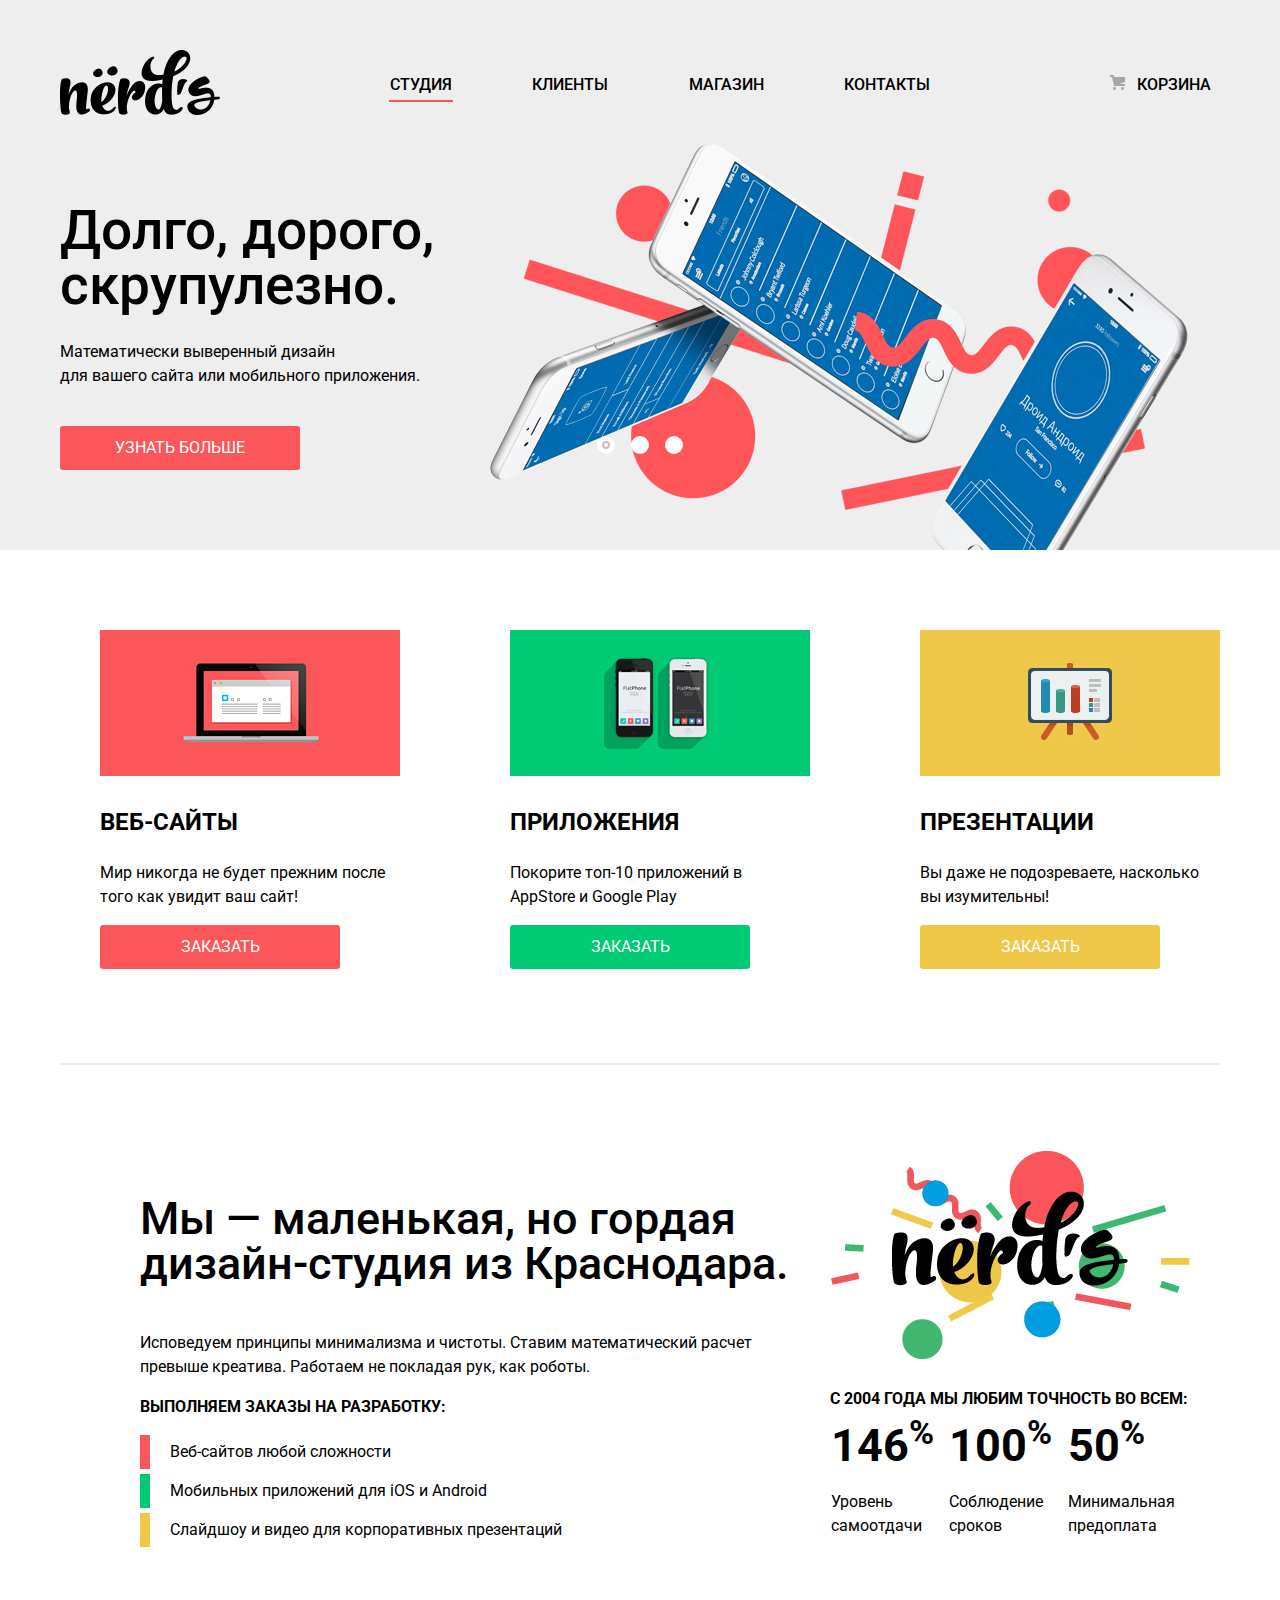
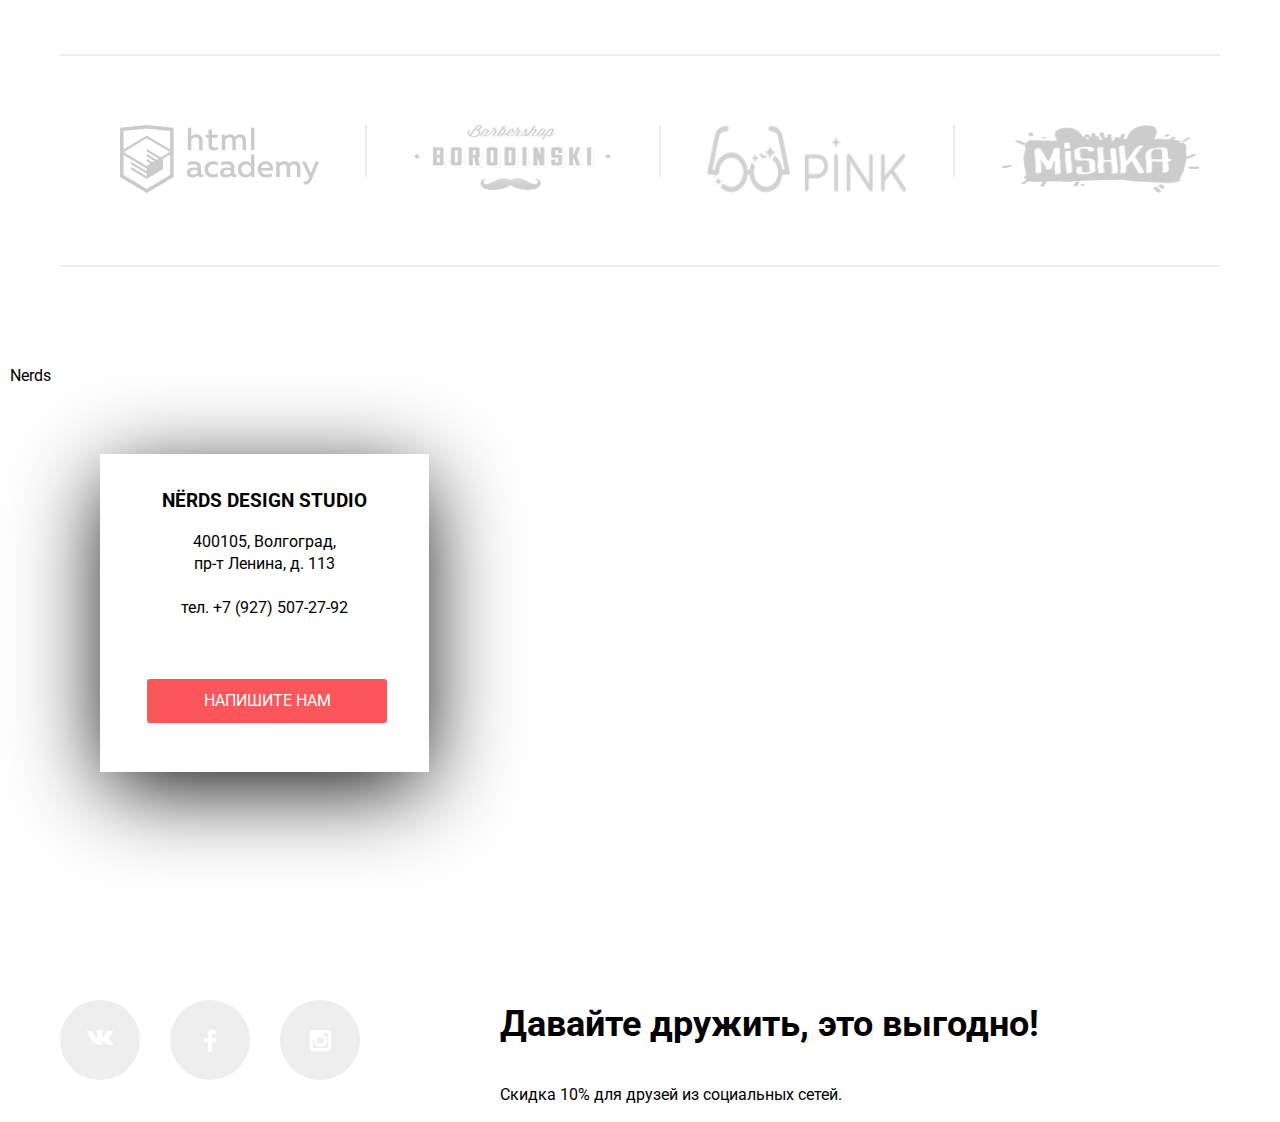
<file: index.html>
<!DOCTYPE html>
<html lang="ru">
	<head>
		<meta charset="utf-8">
		<meta name="viewport" content="width=device-width,initial-scale=1">
		<title>web-студия Nerds</title>
		<link href="https://fonts.googleapis.com/css?family=Roboto:400,500&amp;subset=cyrillic" rel="stylesheet">
		<link href="css/normalize.css" rel="stylesheet">
		<link href="css/styles.css" rel="stylesheet">
		<link rel="shortcut icon" href="img/favicon.ico" type="image/x-icon">
		<script type="text/javascript" src="http://maps.google.com/maps/api/js?sensor=false"></script>
	</head>
	<body>
		<header class="main-header">
			<nav class="main-navigation">
				<div class="main-navigation-wrapper">
					<div class="container">
						<a class="main-header-logo" href="#">
							<img src="img/nerds-logo.png" width="160" height="65" alt="Логотип Nerds">
						</a>
						<ul class="site-navigation">
							<li class="site-navigation-current"><a>Студия</a></li>
							<li><a href="#">Клиенты</a></li>
							<li><a href="shop.html">Магазин</a></li>
							<li><a href="#">Контакты</a></li>
						</ul>
						<ul class="user-navigation">
							<li class="cart-link">
								<a class="cart-link" href="#"><img src="img/cart-icon.png" alt="">&nbsp&nbsp&nbspКорзина</a>
							</li>
						</ul>
					</div>
				</div>
			</nav>
		</header>
		<section class="slider">
			<div class="container">
				<h2 class="visually-hidden">Преимущества</h2>
				<input class="visually-hidden" type="radio" id="product-1" name="toggle" checked>
				<input class="visually-hidden" type="radio" id="product-2" name="toggle">
				<input class="visually-hidden" type="radio" id="product-3" name="toggle">
				<div class="slider-controls">
					<label class="slider-controls-item slider-controls-item--1" for="product-1">Первый</label>
					<label class="slider-controls-item slider-controls-item--2" for="product-2">Второй</label>
					<label class="slider-controls-item slider-controls-item--3" for="product-3">Третий</label>
				</div>
				<ul class="slider-list">
					<li class="slider-item">
						<h3>Долго, дорого,<br> скрупулезно.</h3>
						<p>Математически выверенный дизайн<br> для вашего сайта или мобильного приложения.</p>
						<a class="slider-item-button button" href="#">Узнать больше</a>
					</li>
					<li class="slider-item">
						<h3>Любим математику как никто другой</h3>
						<p>Никакого креатива, только математические формулы для расчета идеальных пропорций.</p>
						<a class="slider-item-button button" href="#">Узнать больше</a>
					</li>
					<li class="slider-item">
						<h3>Только ночь,<br> только хардкор</h3>
						<p>Работать днем, как все? Мы против этого.<br> Ближе к полуночи работа только начинается.</p>
						<a class="slider-item-button button" href="#">Узнать больше</a>
					</li>
				</ul>
			</div>
		</section>
		<main class="container">
			<h1 class="visually-hidden">web-студия Nerds</h1>
			<section class="service">
				<h2 class="visually-hidden">Услуги</h2>
				<ul class="service-list">
					<li class="service-item">
						<img src="img/illustration-1.png" width="300" height="146" alt="">
						<h3>ВЕБ-САЙТЫ</h3>
						<p>Мир никогда не будет прежним после того как увидит ваш сайт!</p>
						<a class="button" href="#">Заказать</a>
					</li>
					<li class="service-item">
						<img src="img/illustration-2.png" width="300" height="146" alt="">
						<h3>ПРИЛОЖЕНИЯ</h3>
						<p>Покорите топ-10 приложений в AppStore и Google Play</p>
						<a class="button button-green" href="#">Заказать</a>
					</li>
					<li class="service-item">
						<img src="img/illustration-3.png" width="300" height="146" alt="">
						<h3>ПРЕЗЕНТАЦИИ</h3>
						<p>Вы даже не подозреваете, насколько вы изумительны!</p>
						<a class="button button-yellow" href="#">Заказать</a>
					</li>
				</ul>
			</section>
			<div class="separate">
				<img src="img/divide.png" width="100%" alt="">
			</div>
			<section class="achievements">
				<div class="work">
					<h2 class="visually-hidden">Достижения</h2>
					<h3>Мы — маленькая, но гордая дизайн-студия из Краснодара.</h3>
					<p>Исповедуем принципы минимализма и чистоты. 
					Ставим математический расчет превыше креатива. 
					Работаем не покладая рук, как роботы.</p>
					<p class="bold">ВЫПОЛНЯЕМ ЗАКАЗЫ НА РАЗРАБОТКУ:</p>
					<ul class="working">
						<li>Веб-сайтов любой сложности</li>
						<li>Мобильных приложений для iOS и Android</li>
						<li>Слайдшоу и видео для корпоративных презентаций</li>
					</ul>
				</div>
				<div class="statistics">
					<img src="img/nerds-illustration.png" width="360" height="208" alt="Логотип Nerds">
					<h4>С 2004 ГОДА МЫ ЛЮБИМ ТОЧНОСТЬ ВО ВСЕМ:</h4>
					<table class="rate">
						<tr class="percent">
							<td>146<sup>%</sup></td>
							<td>100<sup>%</sup></td>
							<td>50<sup>%</sup></td>
						</tr>
						<tr>
							<td>Уровень<br> самоотдачи</td>
							<td>Соблюдение<br> сроков</td>
							<td>Минимальная<br> предоплата</td>
						</tr>
					</table>
				</div>
			</section>
			<div class="separate">
				<img src="img/divide.png" width="100%" alt="">
			</div>
			<section class="examples">
				<h2 class="visually-hidden">Примеры работ</h2>
				<ul class="projects">
					<li><a href="#"><img src="img/logo-1.png" width="199" height="68" class="semi" alt="Пример сайта html-acadyme"></a></li>
					<li><img src="img/div.png" alt=""></li>
					<li><a href="https://nabegopg.github.io/"><img src="img/logo-2.png" width="199" height="68" class="semi" alt="Пример сайта barbershop"></a></li>
					<li><img src="img/div.png" alt=""></li>
					<li><a href="#"><img src="img/logo-3.png" width="199" height="68" class="semi" alt="Пример сайта pink"></a></li>
					<li><img src="img/div.png" alt=""></li>
					<li><a href="#"><img src="img/logo-4.png" width="199" height="68" class="semi" alt="Пример сайта mishka"></a></li>
				</ul>
			</section>
			<div class="separate">
				<img src="img/divide.png" width="100%" alt="">
			</div>
		</main>
		<footer class="main-footer">
			<div class="map-contacts">
				<div class="map" id="makemap_canvas">Nerds</div>
				<section class="contacts">
					<h2 class="visually-hidden">Контактная информация</h2>
					<h3>NЁRDS DESIGN STUDIO</h3>
					<p>
						400105, Волгоград,<br>
						пр-т Ленина, д. 113<br><br>
						тел. +7 (927) 507-27-92
					</p>
					<a class="button open-form" href="#">НАПИШИТЕ НАМ</a>
				</section>
			</div>
			<div class="container">
				<div class="footer-social">
					<ul>
						<li>
							<a href="#">
								<div class="zhernovnikov">
									<img src="img/vk-icon.png" alt="vk">
								</div>
							</a>
						</li>
						<li>
							<a href="#">
								<div class="zhernovnikov">
									<img src="img/fb-icon.png" alt="vk">
								</div>
							</a>
						</li>
						<li>
							<a href="#">
								<div class="zhernovnikov">
									<img src="img/insta-icon.png" alt="vk">
								</div>
							</a>
						</li>
					</ul>
				</div>
				<div class="sale">
					<h4>Давайте дружить, это выгодно!</h3>
					<p>Скидка 10% для друзей из социальных сетей.</p>
				</div>
			</div>
		</footer>
			<section class="modal modal-form">
				<div class="modal-feedback">
					<h2>Напишите нам</h2>
					<form class="feedback-form" action="https://echo.htmlacademy.ru" method="post">
						<p class="feedback-item">
							<label for="feedback-name">Ваше имя:</label><br>
							<input id="feedback-name" type="text" name="name" value="" placeholder="Имя Фамилия">
						</p>
						<p class="feedback-item">
							<label for="feedback-mail">Ваш e-mail:</label><br>
							<input id="feedback-mail" type="text" name="mail" value="" placeholder="email@example.com">
						</p>
						<p class="feedback-item">
							<label for="feedback-text">Текст письма:</label><br>
							<textarea id="feedback-text" name="text" placeholder="В свободной форме"></textarea>
						</p>
						<button class="button" type="submit">Отправить</button>
					</form>
					<button class="modal-close" id="modal_close" type="button">Х</button>
				</div>
			</section>
			<div class="overlay"></div><!-- Пoдлoжкa -->
		<script src="scripts.js"></script>
	</body>
</html>
</file>
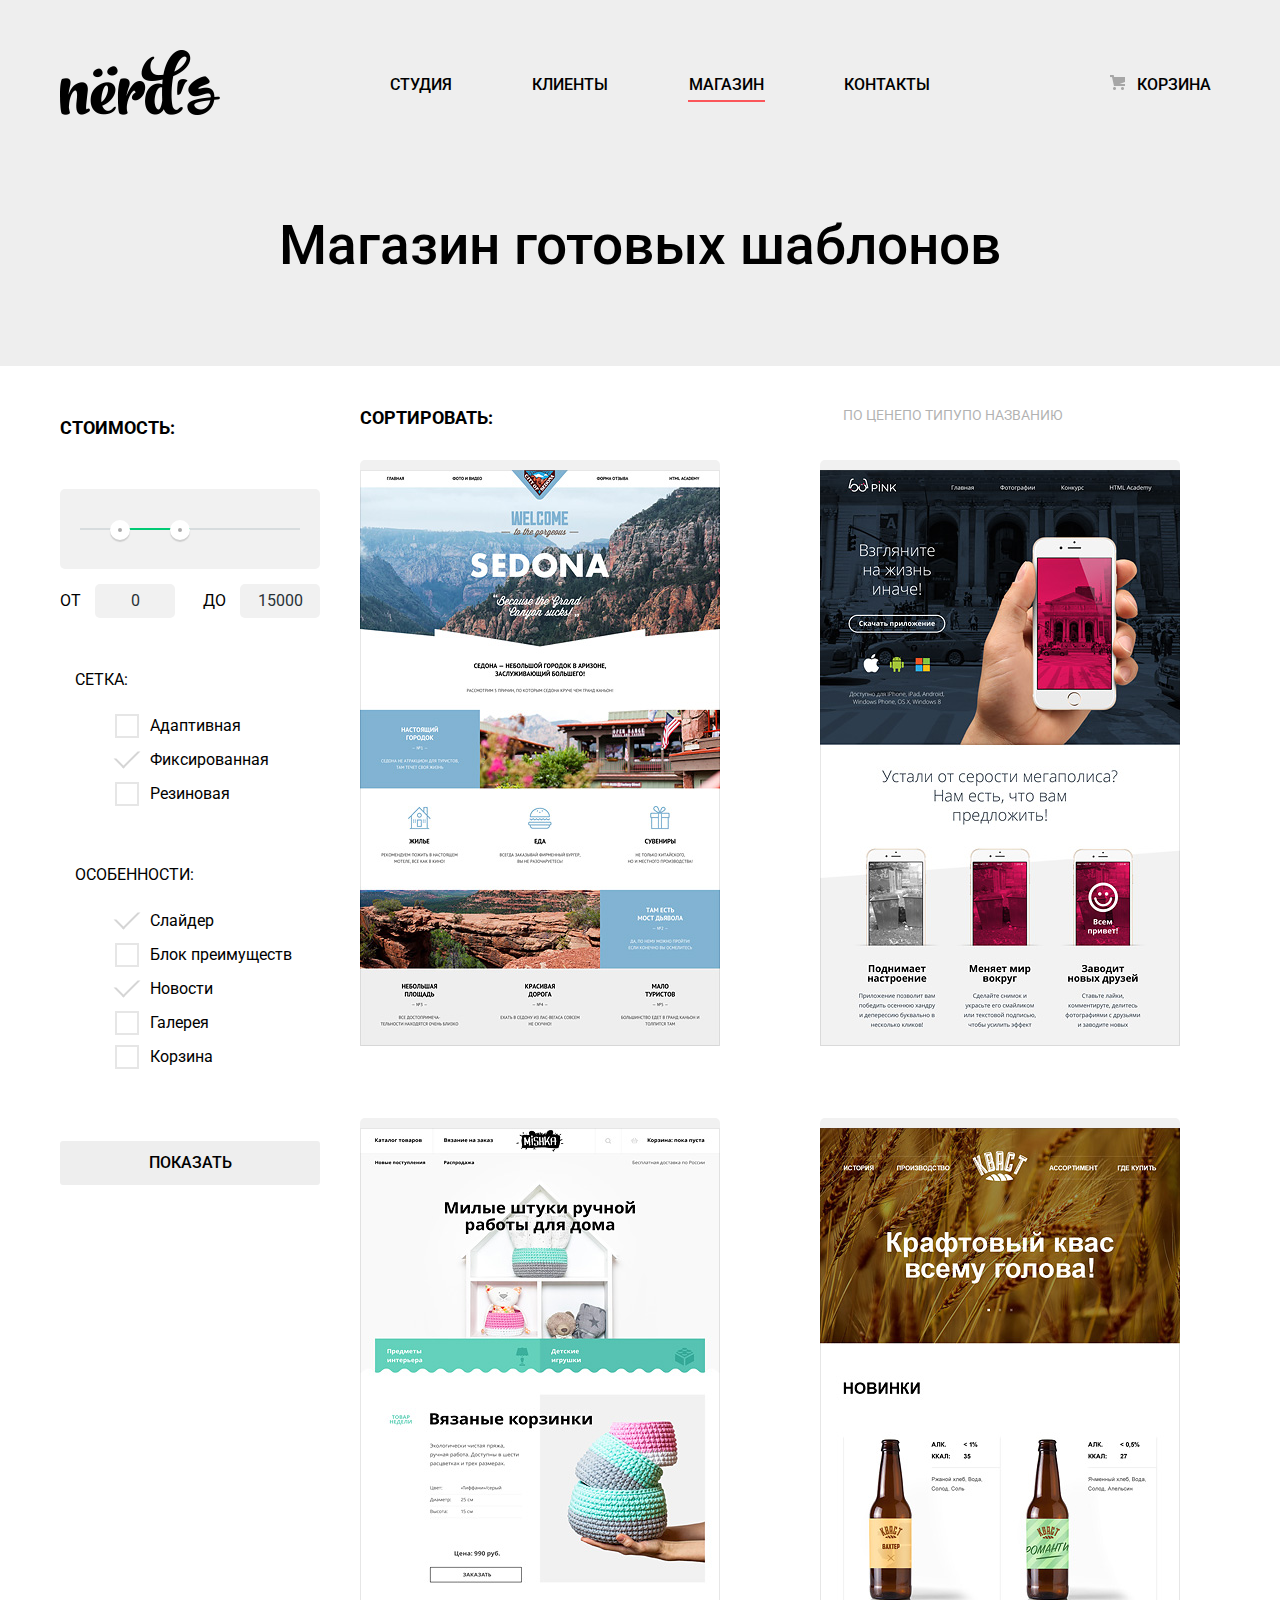
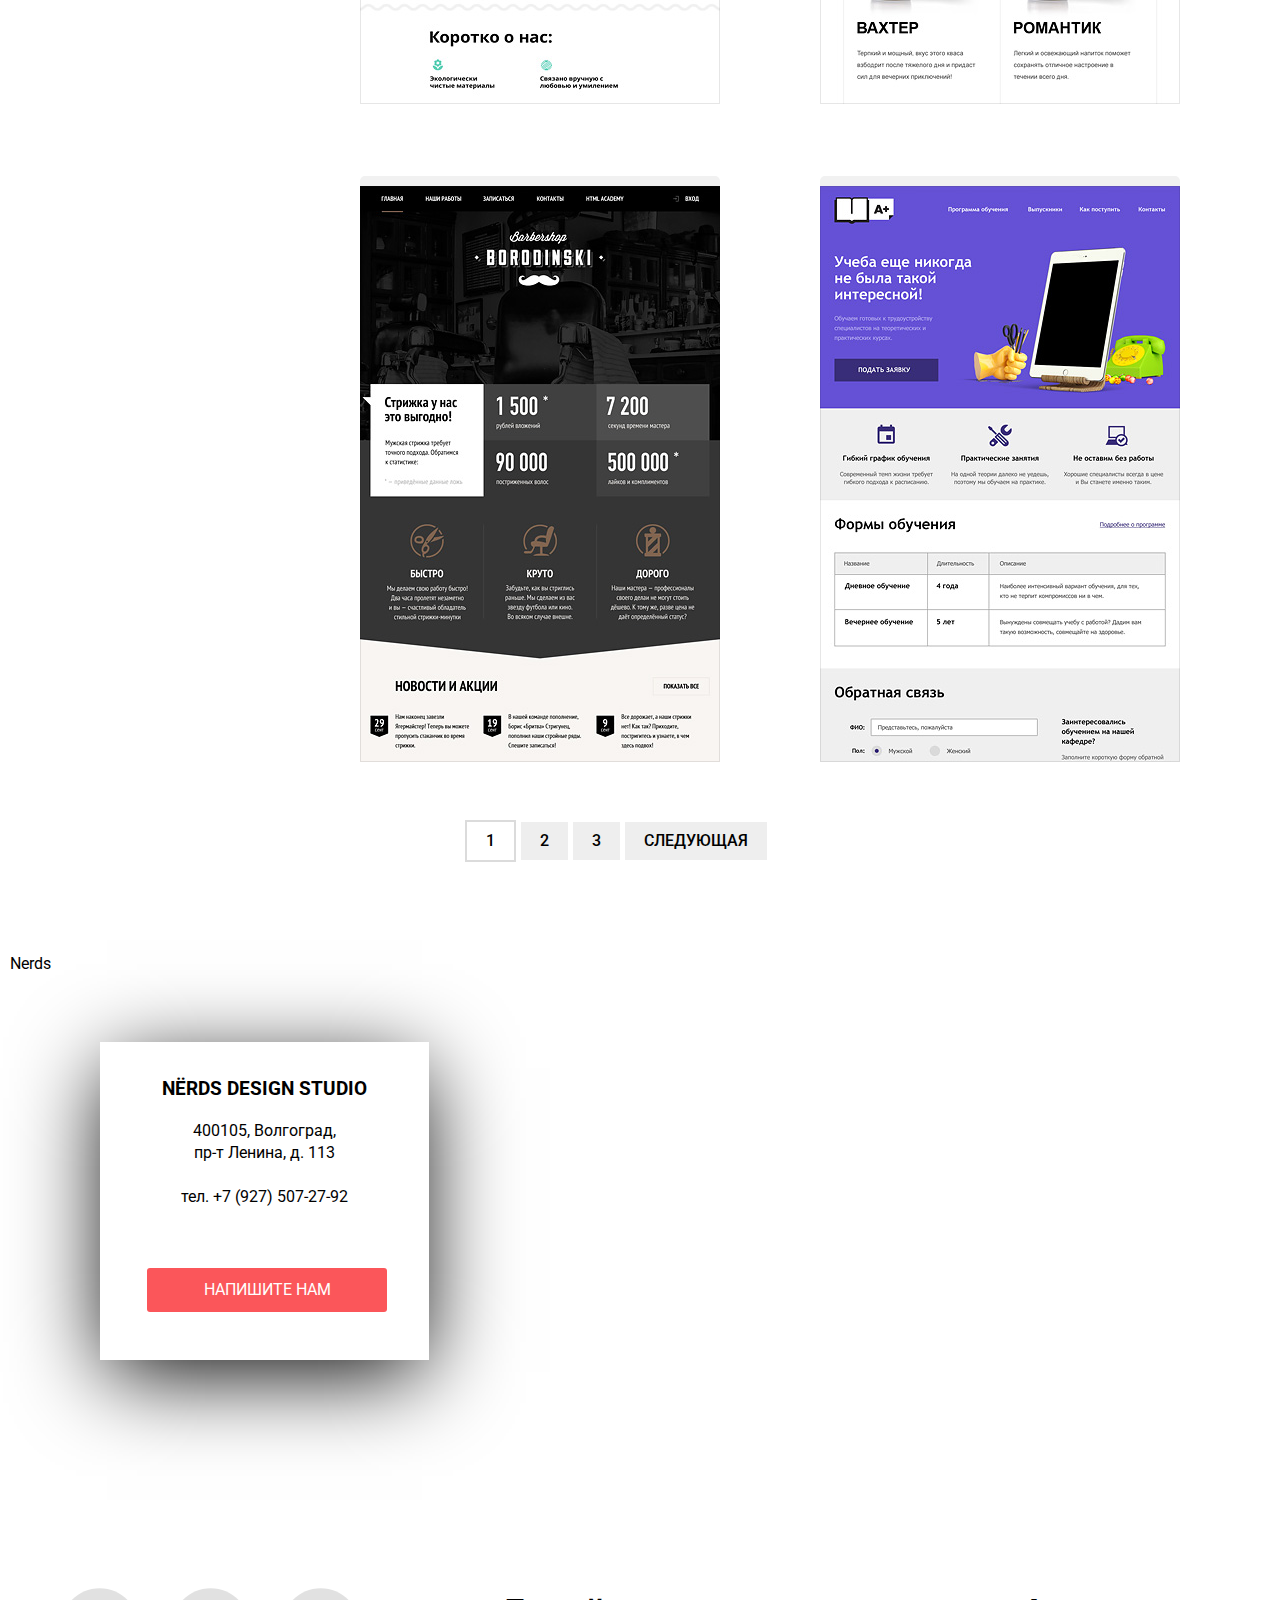
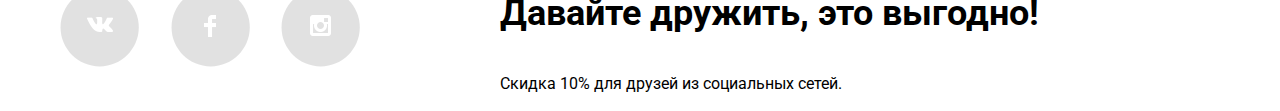
<file: shop.html>
<!DOCTYPE html>
<html lang="ru">
	<head>
		<meta charset="utf-8">
		<meta name="viewport" content="width=device-width,initial-scale=1">
		<title>Магазин</title>
		<link href="https://fonts.googleapis.com/css?family=Roboto:400,500,700" rel="stylesheet">
		<link href="css/normalize.css" rel="stylesheet">
		<link href="css/styles.css" rel="stylesheet">
		<link rel="shortcut icon" href="img/favicon.ico" type="image/x-icon">
		<script type="text/javascript" src="https://maps.google.com/maps/api/js?sensor=false"></script>
	</head>
	<body>
		<header class="main-header">
			<nav class="main-navigation">
				<div class="main-navigation-wrapper">
					<div class="container">
						<a class="main-header-logo" href="index.html">
							<img src="img/nerds-logo.png" width="160" height="65" alt="Логотип Nerds">
						</a>
						<ul class="site-navigation">
							<li><a href="index.html">Студия</a></li>
							<li><a href="#">Клиенты</a></li>
							<li class="site-navigation-current"><a>Магазин</a></li>
							<li><a href="#">Контакты</a></li>
						</ul>
						<ul class="user-navigation">
							<li class="cart-link">
								<a class="cart-link" href="#"><img src="img/cart-icon.png" alt="">&nbsp&nbsp&nbspКорзина</a>
							</li>
						</ul>
					</div>
				</div>
			</nav>
		</header>
		<div class="page-title-container">
			<h1 class="page-title">Магазин готовых шаблонов</h1>
		</div>
		<main class="container">
			<div class="main-container">
				<section class="filtres">
					<h2 class="visually-hidden">Фильтр товаров</h2>
					<form class="filter" method="get" action="#">
						<fieldset class="filter-item">
							<legend>Стоимость:</legend>
							<div class="range-filter">
								<div class="range-controls">
									<div class="scale">
										<div class="bar" style="margin-left: 20%; width: 30%"></div>
									</div>
									<div class="toggle toggle-min"></div>
									<div class="toggle toggle-max"></div>
								</div>
								<div class="price-controls">
									<label class="min-price">от <input name="min-price" type="text" value="0"></label>
									<label class="max-price">до <input name="max-price" type="text" value="15000"></label>
								</div>
							</div>
						</fieldset>
						<fieldset class="fieldset-border">
							<legend>СЕТКА:</legend> 
							<ul>
								<li class="filter-option">
									<input class="filter-input filter-input-radio" type="radio" name="grid-group" value="adaptive" id="filter-adaptive">
									<label for="filter-adaptive">
										Адаптивная
									</label>
								</li>
								<li class="filter-option">
									<input class="filter-input filter-input-radio" type="radio" name="grid-group" value="fixed" id="filter-fixed" checked>
									<label for="filter-fixed">
										Фиксированная
									</label>
								</li>
								<li class="filter-option">
									<input class="filter-input filter-input-radio" type="radio" name="grid-group" value="rubber" id="filter-rubber">
									<label for="filter-rubber">
										Резиновая
									</label>
								</li>
						</fieldset>
						<fieldset class="fieldset-border">
							<legend>ОСОБЕННОСТИ:</legend>
							<ul>
								<li class="filter-option">
									<input class="filter-input filter-input-checkbox" type="checkbox" name="box-slaider" id="filter-slider" checked>
									<label for="filter-slider">Слайдер</label>
								</li>
								<li class="filter-option">
									<input class="filter-input filter-input-checkbox" type="checkbox" name="box-advantages" id="filter-advantages">
									<label for="filter-advantages">Блок преимуществ</label>
								</li>
								<li class="filter-option">
									<input class="filter-input filter-input-checkbox" type="checkbox" name="box-news" id="filter-news" checked>
									<label for="filter-news">Новости</label>
								</li>
								<li class="filter-option">
									<input class="filter-input filter-input-checkbox" type="checkbox" name="box-gallery" id="filter-gallery">
									<label for="filter-gallery">Галерея</label>
								</li>
								<li class="filter-option">
									<input class="filter-input filter-input-checkbox" type="checkbox" name="box-cart" id="filter-cart">
									<label for="filter-cart">Корзина</label>
								</li>
							</ul>
						</fieldset>
						<button type="submit" class="button filter-button">Показать</button>
					</form>
				</section>
				<section class="catalog">
					<legend class="legend1">
						<ul>Сортировать:
							<li class="sort"><a href="#">По цене</a></li>
							<li class="sort"><a href="#">По типу</a></li>
							<li class="sort"><a href="#">По названию</a></li>
						</ul>
					</legend>
					<h2 class="visually-hidden">Список сайтов</h2>
					<div class="container1">
						<div class="product-inner">
							<div class="product-wrap">
								<img src="img/catalog/img-sedona.png" alt="sedona - информационный сайт для туристов">
								<div class="actions">
									<div class="catalog-item-price">
										<h3>SEDONA</h3>
										<p>Информационный сайт<br> для туристов</p>
										<a class="button" href="#">9 900 РУБ.</a>
									</div>
								</div>
							</div>
						</div>
						<div class="product-inner">
							<div class="product-wrap">
								<img src="img/catalog/img-pink.png" alt="pink - Продуктовый лендинг приложения для iOS и Android">
								<div class="actions">
									<div class="catalog-item-price">
										<h3>PINK APP</h3>
										<p>Продуктовый лендинг<br> приложения для iOS и Android</p>
										<a class="button" href="#">9 900 РУБ.</a>
									</div>
								</div>
							</div>
						</div>
						<div class="product-inner">
							<div class="product-wrap">
								<img src="img/catalog/img-mishka.png" alt="Мишка">
								<div class="actions">
									<div class="catalog-item-price">
										<h3>MISHKA</h3>
										<p>Описание</p>
										<a class="button" href="#">9 900 РУБ.</a>
									</div>
								</div>
							</div>
						</div>
						<div class="product-inner">
							<div class="product-wrap">
								<img src="img/catalog/img-kvast.png" alt="kvas">
								<div class="actions">
									<div class="catalog-item-price">
										<h3>КВАС</h3>
										<p>Описание</p>
										<a class="button" href="#">9 900 РУБ.</a>
									</div>
								</div>
							</div>
						</div>
						<div class="product-inner">
							<div class="product-wrap">
								<img src="img/catalog/img-barbershop.png" alt="квас">
								<div class="actions">
									<div class="catalog-item-price">
										<h3>Барбершоп</h3>
										<p>Описание</p>
										<a class="button" href="#">9 900 РУБ.</a>
									</div>
								</div>
							</div>
						</div>
						<div class="product-inner">
							<div class="product-wrap">
								<img src="img/catalog/img-aplus.png" alt="квас">
								<div class="actions">
									<div class="catalog-item-price">
										<h3>Аплус</h3>
										<p>Описание</p>
										<a class="button" href="#">9 900 РУБ.</a>
									</div>
								</div>
							</div>
						</div>
					</div>
				</section>
			</div>
			<ul class="pagination-list">
				<li class="pagination-item pagination-item-current"><a>1</a></li>
				<li class="pagination-item"><a href="#">2</a></li>
				<li class="pagination-item"><a href="#">3</a></li>
				<li class="pagination-item"><a href="#">СЛЕДУЮЩАЯ</a></li>
			</ul>
		</main>
		<footer class="main-footer">
			<div class="map-contacts">
				<div class="map" id="makemap_canvas">Nerds</div>
				<section class="contacts">
					<h2 class="visually-hidden">Контактная информация</h2>
					<h3>NЁRDS DESIGN STUDIO</h3>
					<p>
						400105, Волгоград,<br>
						пр-т Ленина, д. 113<br><br>
						тел. +7 (927) 507-27-92
					</p>
					<a class="button open-form" href="#">НАПИШИТЕ НАМ</a>
				</section>
			</div>
			<div class="container">
				<div class="footer-social">
					<ul>
						<li>
							<a class="social-button" href="#">
								<span class="visually-hidden">Вконтакте</span>
								<img src="img/vk-icon.png" class="social-active" alt="vk">
							</a>
						</li>
						<li>
							<a class="social-button" href="#">
								<span class="visually-hidden">Фейсбук</span>
								<img src="img/fb-icon.png" class="social-active" alt="fb">
							</a>
						</li>
						<li>
							<a class="social-button" href="#">
								<span class="visually-hidden">Инстаграм</span>
								<img src="img/insta-icon.png" class="social-active" alt="inst">
							</a>
						</li>
					</ul>
				</div>
				<div class="sale">
					<h4>Давайте дружить, это выгодно!</h3>
					<p>Скидка 10% для друзей из социальных сетей.</p>
				</div>
			</div>
		</footer>
		<section class="modal modal-form">
			<div class="modal-feedback">
				<h2>Напишите нам</h2>
				<form class="feedback-form" action="#" method="post">
					<p class="feedback-item">
						<label for="feedback-name">Ваше имя:</label><br>
						<input id="feedback-name" type="text" name="name" value="" placeholder="Имя Фамилия" required>
					</p>
					<p class="feedback-item">
						<label for="feedback-mail">Ваш e-mail:</label><br>
						<input id="feedback-mail" type="text" name="mail" value="" placeholder="email@example.com" required>
					</p>
					<p class="feedback-item">
						<label for="feedback-text">Текст письма:</label><br>
						<input id="feedback-text" type="text" name="text" value="" placeholder="В свободной форме" required>
					</p>
					<button class="button" type="submit">Отправить</button>
				</form>
				<button class="modal-close" id="modal_close" type="button">Х</button>
			</div>
		</section>
			<div class="overlay"></div><!-- Пoдлoжкa -->	
		<script src="scripts.js"></script>
	</body>
</html>
</file>
<file: css/styles.css>
body {
  margin: 0;
  padding: 0;
  min-width: 1200px;

  font-family: Roboto, Arial, sans-serif;
  font-size: 16px;
  line-height: 24px;
  font-weight: 400;
  color: #000000;
  
  background-color: #ffffff;
  background-image: url("../img/white_back.png");
  background-position: top center;
  background-repeat: no-repeat;
}

a {
	text-decoration: none;
}

.visually-hidden {
	display: none;
	position: absolute;
  width: 1px;
  height: 1px;
  clip: rect(0, 0, 0, 0);
}

.main-header {
  background-color: #eeeeee;
}

.main-header-logo:hover,
.main-header-logo:focus {
	opacity: 0.7;
}

.main-header-logo:active {
	opacity: 0.3;
}

.slider {
  position: relative;
  
  background-color: #eeeeee;
}

.slider {
  position: relative;
  
  background-color: #eeeeee;
}

.slider-controls {
  position: absolute;
  left: 50%;
  bottom: 104px;
  z-index: 100;
  
  width: 160px;
  height: 18px;

  text-align: center;
  font-size: 0;
  transform: translateX(-50%);
}

.slider-controls label {
  position: relative;
  
  display: inline-block;
  width: 18px;
  height: 18px;
  padding: 8px;
  
  border-radius: 50%;
  cursor: pointer;
}

.slider-controls label::after {
  content: "";
  
  position: absolute;
  top: 8px;
  left: 8px;
  z-index: 1;
  
  width: 18px;
  height: 18px;
  
  background: #ffffff;
  
  border-radius: 50%;
}

.slider-list {
  margin: 0;
  padding: 0;
  
  list-style: none;
}

.slider-item {
  display: none;
  padding: 78px 0 80px 0;
}

.slider-item:nth-child(1) {
  background-image: url("../img/slide1.png");
  background-repeat: no-repeat;
  background-position: 93% 18px;
}

.slider-item:nth-child(2) {
  background-image: url("../img/slide2.png");
  background-repeat: no-repeat;
  background-position: 100% 0;
}

.slider-item:nth-child(3) {
  background-image: url("../img/slide3.png");
  background-repeat: no-repeat;
  background-position: 100% 20px;
}

#product-1:checked ~ .slider-list .slider-item:nth-child(1) {
  display: block;
}

#product-2:checked ~ .slider-list .slider-item:nth-child(2) {
  display: block;
}

#product-3:checked ~ .slider-list .slider-item:nth-child(3) {
  display: block;
}

#product-1:checked ~ .slider-controls .slider-controls-item--1::before,
#product-2:checked ~ .slider-controls .slider-controls-item--2::before,
#product-3:checked ~ .slider-controls .slider-controls-item--3::before {
  content: "";
  position: absolute;
  left: 50%;
  top: 50%;
  z-index: 2;
  width: 4px;
  height: 4px;
  margin: -4px;
  background-color: inherit;
  border: 2px solid #c1c1c1;
  border-radius: 50%;
}

.slider-item h3 {
  max-width: 600px;
  margin: 0;
  margin-bottom: 27px;
  
  font-size: 55px;
  line-height: 55px;
  font-weight: 500;
}

.slider-item p {
  max-width: 430px;
  margin: 0;
  margin-bottom: 38px;
}

.button {
  display: block;
  width: 240px;
  padding: 13px 0;
  
  font-size: 16px;
  line-height: 18px;
  color: #ffffff;
  text-transform: uppercase;
  text-align: center;
  text-decoration: none;
  
  background-color: #fb565a;
  border-radius: 3px;
  border: none;
  outline: none;
}

.button:hover,
.button:focus {
  background-color: #e74246;
}

.button:active {
  color: rgba(255, 255, 255, 0.3);
  
  background-color: #d7373b;
  box-shadow: 0 3px rgba(0, 0, 0, 0.1) inset;
}

.button-green {
	background-color: #00ca74;
  border-radius: 3px;
  border: none;
}
.button-green:hover,
.button-green:focus {
  background-color: #00bc6c;
}

.button-green:active {
  color: rgba(255, 255, 255, 0.3);
  
  background-color: #00aa62;
  box-shadow: 0 3px rgba(0, 0, 0, 0.1) inset;
}

.button-yellow {
	background-color: #efc84a;
  border-radius: 3px;
  border: none;
}

.button-yellow:hover,
.button-yellow:focus {
  background-color: #eab534;
}

.button-yellow:active {
  color: rgba(255, 255, 255, 0.3);
  
  background-color: #e5a722;
  box-shadow: 0 3px rgba(0, 0, 0, 0.1) inset;
}

.main-navigation {
	margin: 0;
	padding: 0;
	font-size: 16px;
	font-weight: 500;
	line-height: 30px;
	text-transform: uppercase;
	color: #000000;
	background-color: #eeeeee;
	
	display: flex;
	flex-direction: column;
	align-items: center;
	min-height: 10px;
}

.main-navigation-wrapper {
  width: 100%;
}

.main-navigation-wrapper .container {
  display: flex;
  justify-content: space-between;
  margin-top: 50px;
}

.container {
	width: 1200px;
  margin: 0 auto;
  padding: 0 20px;
  box-sizing: border-box;
}

.site-navigation {
	font-size: 16px;
	font-weight: 500;
	line-height: 30px;
	text-transform: uppercase;
	width: 540px;
	margin: 0;
	padding: 0;
	padding-top: 20px;
	list-style: none;
	display: flex;
	justify-content: space-between;
	
	max-height: 32px;
}

.site-navigation-current {
  position: relative;
}

.site-navigation-current::after {
    content: "";
    position: absolute;
    right: -1px;
    bottom: 0;
    left: -1px;
    height: 2px;
    background-color: #fb565a;
}

.user-navigation {
	display: block;
	width: 120px;
	margin: 0;
	padding: 0;
	text-align: center;
	vertical-align: bottom;
	padding-top: 20px;
	max-height: 32px;
}

.site-navigation,
.user-navigation {
  list-style: none;
}

.site-navigation a,
.user-navigation a {
  color: #000000;
}

.site-navigation a:hover,
.site-navigation a:focus,
.user-navigation a:hover,
.user-navigation a:focus {
  color: #fb565a;
}

.service {
	margin-top: 80px;
	margin-bottom: 79px;
}

.service-list {
	display: flex;
	justify-content: space-between;
  list-style: none;
}

.service-item {
	width: 300px;
}

.service-item h3 {
  font-size: 24px;
  font-weight: 700;
  line-height: 30px;
  text-transform: uppercase;
}

.achievements {
	display: flex;
	justify-content: space-between;
	padding-left: 80px;
	padding-right: 250px;
	margin-top: 79px;
	margin-bottom: 70px;
}

.work {
	margin-right: 40px;
	min-width: 650px;
}

.statistics {	
	width: 360px;
}

.examples {
	margin-top: 62px;
	margin-bottom: 50px;
}

.projects {
	display: flex;
	justify-content: space-between;
	margin: 0 20px;
}

.projects li {
	margin: 0;
	
}

table {
	border-collapse: collapse;
	
	padding-top: 20px;
	width: 100%;
	min-height: 136px;
}

.percent {
	font-size: 45px;
	font-weight: 700;
	line-height: 10.06px;
}

.achievements h3 {
	font-size: 45px;
	font-weight: 500;
	line-height: 45px;
}
.achievements h4 {
	font-size: 16px;
	font-weight: 700;
	line-height: 24px;
	text-transform: uppercase;
}

.bold {
	font-size: 16px;
	font-weight: 400;
	line-height: 24px;
	font-weight: 700;
	text-transform: uppercase;
}

.working {
	list-style: none;
	padding: 0;
}

.working li {
	padding: 5px 20px;
	margin-bottom: 5px;
	border-left: 10px solid #fb565a;
}
.working li:nth-child(2){border-color: #00ca74;}
.working li:nth-child(3){border-color: #efc84a;}



.projects {
	list-style: none;
}

.semi {
	opacity: 0.2;
}

.semi:hover,
.semi:focus {
	opacity: 1;
}

.semi:active {
	opacity: 0.1;
}

.map-contacts {
	position: relative;
}

.map {
	height: 516px;
	padding: 10px;
}

.contacts {
	position: absolute;
	padding: 5px;
	top:  100px;
	left: 100px;
	
	text-align: center;
	width: 319px;
	height: 308px;
	background-color: #ffffff;
	
	box-shadow: 0px 19px 86px -7px #000000;
}

.contacts h3 {
	margin-top: 30px;
}

.contacts a {
	margin-left: 42px;
	margin-top: 60px;
	display: block;
	text-align: center;
}

.main-footer {
	margin-top: 80px;
}

.main-footer h4 {
	font-size: 36px;
	font-weight: 700;
}

.main-footer p {
	font-size: 16px;
	font-weight: 400;
	line-height: 22px;
}

.modal-feedback h2 {
	font-size: 45px;
	font-weight: 500;
	line-height: 45px;
}

.footer-social {
	text-align: center;
	width: 300px;
	margin-right: 140px;
}

.footer-social ul {
	padding: 0;
	margin: 0;
	padding-top: 110px;
	display: flex;
	justify-content: space-between;
}

.social-button {
	display: block;
	width: 79px;
	min-height: 72px;
	padding-top: 27px;
	background-image: url("../img/Shape.png");
	background-position: top center;
	background-repeat: no-repeat;
}

.social-button:hover,
.social-button:focus {
	display: block;
	width: 79px;
	min-height: 72px;
	padding-top: 27px;
	background-image: url("../img/Shape2.png");
	background-position: top center;
	background-repeat: no-repeat;
}

.social-button:active {
	display: block;
	width: 79px;
	min-height: 72px;
	padding-top: 27px;
	background-image: url("../img/Shape3.png");
	background-position: top center;
	background-repeat: no-repeat;
}

.social-active:focus {
	opacity: 0.1;
	/* ×òî-òî òóò íå ïîëó÷àåòñÿ */
}

.sale {
	margin-top: 75px;
	width: 550px;
}

.main-footer .container {
	display: flex;
}

.footer-social ul {
	list-style: none; 
}

.feedback-form {
	margin: 0;
	display: block;
}

.feedback-item {
	width: 330px;
	display: inline-block;
}

.feedback-item:first-child {
	margin-right: 67px;
}

.feedback-item:last-child {
	width: 760px;
}

.modal .button {
	margin-top: 50px;
}

#feedback-name {
	width: 360px;
	height: 50px;
	padding-left: 10px;
	opacity: 0.5;
	color: #444444;
	border-radius: 3px;
	border: 2px solid #d7dcde;
	background-color: #ffffff;
}

#feedback-name:hover {
	opacity: 0.5;
	color: #444444;
	border-radius: 3px;
	border: 2px solid #b4b9bb;
	background-color: #ffffff;
}

#feedback-name:focus {
	border-radius: 3px;
	border: 2px solid #000000;
	background-color: #ffffff;
	color: #444444;
	opacity: 1;
}

#feedback-mail {
	width: 360px;
	height: 50px;
	padding-left: 10px;
	opacity: 0.5;
	color: #444444;
	border-radius: 3px;
	border: 2px solid #d7dcde;
	background-color: #ffffff;
}

#feedback-mail:hover {
	opacity: 0.5;
	color: #444444;
	border-radius: 3px;
	border: 2px solid #b4b9bb;
	background-color: #ffffff;
}

#feedback-mail:focus {
	border-radius: 3px;
	border: 2px solid #000000;
	background-color: #ffffff;
	color: #444444;
	opacity: 1;
}

#feedback-text {
	width: 760px;
	height: 118px;
	padding-left: 10px;
	padding-top: 10px;
	padding-bottom: 60px;
	opacity: 0.5;
	color: #444444;
	border-radius: 3px;
	border: 2px solid #d7dcde;
	background-color: #ffffff;
	outline: none;
	resize: none;
	overflow: auto;
}

#feedback-text:hover {
	opacity: 0.5;
	color: #444444;
	border-radius: 3px;
	border: 2px solid #b4b9bb;
	background-color: #ffffff;
}

#feedback-text:focus {
	border-radius: 3px;
	border: 2px solid #000000;
	background-color: #ffffff;
	color: #444444;
	opacity: 1;
}

input {
	outline: none;
}


/* Ìîäàëüíîå îêíî !!!!!!!!!!!!!!!!!!!!!!!!!!!!!!!!!!!!!!!!!!!!!!!!!!!!!!*/

.modal {
	background-color: white;
	width: 960px;
	min-height: 520px;
	
	position: fixed;
	display: none;
	z-index: 5;
	
	top: 33%;
	left: 33%;
	margin-top: -150px;
	margin-left: -150px;
	
	padding-top: 35px;
	padding-bottom: 45px;
	
	box-shadow: 0px 19px 86px -7px #000000;
}


.modal-feedback {
	padding: 0;
	margin: 0;
	margin-left: 97px;
	margin-right: 97px;
}

.modal-close {
	position: relative;
	cursor: pointer;
	display: block;
	
	width: 33px;
	height: 33px;
	border: 0;
	font-size: 0;
	
	top: -490px;
	left: 750px;
	background-color: #ffffff;
	outline:none;
}

.modal-show {
  display: block;
  animation: bounce 0.6s;
  animation-name:
}

.modal-close::before,
.modal-close::after {
  content: "";

  position: absolute;
  top: 14px;
  left: 2px;

  width: 29px;
  height: 3px;

  background-color: #feccce;
}

.modal-close:hover::after {
	background-color: #fb565a;
}

.modal-close:hover::before {
	background-color: #fb565a;
}

.modal-close:active::after {
	background-color: #ffeeee;
	outline:none;
}

.modal-close:active::before {
	background-color: #ffeeee;
	outline:none;
}


.modal-close::before {
  transform: rotate(45deg);
}

.modal-close::after {
  transform: rotate(-45deg);
}

.overlay {
	z-index:3;
	position:fixed; 
	background-color:#000; 
	opacity:0.8; 
	-moz-opacity:0.8; 
	filter:alpha(opacity=80);
	width:100%; 
	height:100%; 
	top:0; 
	left:0;
	cursor:pointer;
	display:none; 
}

@keyframes bounce {
  0% {
    transform: translateY(-2000px);
  }

  70% {
    transform: translateY(30px);
  }

  90% {
    transform: translateY(-10px);
  }

  100% {
    transform: translateY(0);
  }
}

/* Ìàãàçèí 1111111111111111111111111111111111111 */ 

.main-container {
	display: flex;
}

.filtres {
	display: flex;
	justify-content: space-between;
	
}

.catalog {
	max-width: 100%;
}

.catalog-list {
	display: flex;
	flex-wrap: wrap;
	list-style: none;
	margin-top: 49px;
}

.catalog-item {
	padding: 0;
	margin: 20px 10px;
	padding-bottom: 0;
	
	border-top: 30px solid #f1f1f1;
	border-radius: 10px;
}

.catalog-item-image {
	position: absolute;
	transition: .2s linear;
}

.pagination-list {
	display: flex;
	flex-wrap: wrap;
	padding: 0;
	width: 350px;
	margin-left: auto;
	margin-right: auto;
	list-style: none;
	align-items: center;
}

.pagination-item {
  margin-right: 5px;
}

.pagination-item:last-child {
  margin-right: 0;
}

.pagination-item a {
	display: block;
	padding: 10px 19px;
	color: #000000;
	font-size: 16px;
	font-weight: 500;
	line-height: 18px;
	background-color: #eeeeee;
}

.pagination-item a:hover,
.pagination-item a:focus
 {
  background-color: #dfdfdf;
}

.pagination-item a:active {
	background-color: #d5d5d5;
	box-shadow: inset 0 3px 0 rgba(0, 1, 1, 0.1);
	opacity: 0.3;
}

.pagination-item-current a {
	color: #000000;
	border: 2px solid #dbdbdb;
	background-color: #ffffff;
}

.pagination-item-current a:hover,
.pagination-item-current a:focus,
.pagination-item-current a:active {
	color: #000000;

	background-color: #ffffff;
}

.filter-button {
	margin-top: 45px;
	font-size: 16px;
	font-weight: 500;
	line-height: 18px;
	color: #000000;
	background-color: #eeeeee;
	width: 260px;
	outline: none;
}
.filter-button:hover,
.filter-button:focus {
	background-color: #dfdfdf;
}

.filter-button:active {
	box-shadow: inset 0 3px 0 rgba(0, 1, 1, 0.1);
	background-color: #d5d5d5;
	opacity: 0.3;
	color: #000000;
}

.page-title-container {
	width: 100%;
	min-height: 200px;
	background-color: #eeeeee;
	text-align: center;
    vertical-align:middle;
    line-height: 241px;
}

.page-title-container h1 {
	margin: 0;
	font-size: 55px;
	font-weight: 500;
	line-height: inherit;
}

.page-title {
	margin-top: 180px;
}

.filter-option {
	list-style: none;
}

.fieldset-border {
	margin-bottom: 30px;
	border: solid 1px transparent;
	border-radius: 16px;
}

.fieldset-border li {
	margin-bottom: 10px;
}

input[type="checkbox"] { 
	display: none; 
}

input[type="checkbox"] + label {
	display: block;
	position: relative;
	padding-left: 35px;
	margin-bottom: 20px;
	cursor: pointer;
	-webkit-user-select: none;
	-moz-user-select: none;
	-ms-user-select: none;
}

input[type="checkbox"] + label:last-child { margin-bottom: 0; }

input[type="checkbox"] + label:before {
  content: '';
  display: block;
  width: 20px;
  height: 20px;
  border: 2px solid #d5d5d5;
  position: absolute;
  left: 0;
  top: 0;
  opacity: .6;
  -webkit-transition: all .12s, border-color .08s;
  transition: all .12s, border-color .08s;
}

input[type="checkbox"]:checked + label:before {
  width: 10px;
  top: -5px;
  left: 5px;
  border-radius: 0;
  opacity: 1;
  border-top-color: transparent;
  border-left-color: transparent;
  -webkit-transform: rotate(45deg);
  transform: rotate(45deg);
}

input[type="radio"] { 
	display: none; 
}

input[type="radio"] + label {
	display: block;
	position: relative;
	padding-left: 35px;
	margin-bottom: 20px;
	cursor: pointer;
	-webkit-user-select: none;
	-moz-user-select: none;
	-ms-user-select: none;
}

input[type="radio"] + label:last-child { margin-bottom: 0; }

input[type="radio"] + label:before {
  content: '';
  display: block;
  width: 20px;
  height: 20px;
  border: 2px solid #d5d5d5;
  position: absolute;
  left: 0;
  top: 0;
  opacity: .6;
  -webkit-transition: all .12s, border-color .08s;
  transition: all .12s, border-color .08s;
}

input[type="radio"]:checked + label:before {
  width: 10px;
  top: -5px;
  left: 5px;
  border-radius: 0;
  opacity: 1;
  border-top-color: transparent;
  border-left-color: transparent;
  -webkit-transform: rotate(45deg);
  transform: rotate(45deg);
}

.filter-item {
  margin: 0;
  padding: 0;
  
  border: none;
  
  /* Äëÿ äåìîíñòðàöèè */
  width: 260px;
  margin: 50px auto; 
}

.range-filter {
  width: 260px;
  margin-top: 49px;
}

.filter-item legend {
  font-size: 18px;
  line-height: 24px;
  text-transform: uppercase;
  font-weight: 700;
}

.legend1 {
	padding: 0;
	margin: 0;
	margin-top: 40px;
  font-size: 18px;
  line-height: 24px;
  text-transform: uppercase;
  font-weight: 700;
}

.legend1 ul {
	display: flex;
	justify-content: space-between;
	margin: 0;
	
	list-style: none;
}

.sort {
	display: inline-block;
	padding: 0;
	margin: 0;
	font-size: 14px;
	font-weight: 400;
	line-height: 18px;
	text-transform: uppercase;
	
}

.sort a {
	display: block;
	color: #000000;
	opacity: 0.3;
}

.sort a:hover,
.sort a:focus {
	color: #000000;
	opacity: 0.6;
}

.sort a:active {
	color: #000000;
	opacity: 1;
}

.sort:first-child {
	margin-left: 350px;
}

.sort:last-child {
	margin-right: 100px;
}

.range-controls {
  position: relative;
  
  height: 41px;
  margin-bottom: 15px;
  padding-top: 39px;
  padding-right: 20px;
  padding-left: 20px;
  
  background-color: #f1f1f1;
  
  border-radius: 5px;
}

.range-controls .scale {
  height: 2px;

  background: #d7dcde;
}

.range-controls .bar {
  width: 70%;
  height: 2px;

  background: #00ca74;
}

.range-controls .toggle {
  position: absolute;
  top: 31px;
  left: 0;
  
  width: 4px;
  height: 4px;
  padding: 0;

  border: 8px solid #ffffff;
  background-color: #ababab;
  box-shadow: 0 2px 1px 0 #cfcfcf;
  border-radius: 50%;
  cursor: pointer;
}

.range-controls .toggle-min {
  left: 50px;
}

.range-controls .toggle-max {
  left: 110px;
}

.price-controls {
  font-size: 0;
}

.price-controls label {
  display: inline-block;
  width: 50%;
  
  font-size: 16px;
  text-transform: uppercase;
}

.price-controls input {
  width: 60px;
  padding: 8px 10px;
  margin-left: 10px;
  
  font-family: Roboto, Arial, sans-serif;
  font-size: 16px;
  text-align: center;
  color: #283136;
  
  border: none;
  border-radius: 5px;
  background: #f1f1f1;
}

.max-price {
  text-align: right;
}


/* ßßßßßßßßßßßßßßßßßßßß */

.container1 {
	display: flex;
	justify-content: space-between;
	flex-wrap: wrap;
	
	width: 100%;
	min-height: 900px;
	padding: 0;
}

.product-inner {
	
  width: 360px;
  min-height: 200px;
  margin: 0;
  background: white;
  text-align: center;
  border-top: 10px solid #f1f1f1;
  border-radius: 5px;
  transition: .2s linear;
  
  margin: 0 40px;
  margin-bottom: 20px;
  margin-top: 30px;
}
.product-inner:hover {border-color: #bca480;}
.product-wrap {
  position: relative;
  overflow: hidden;
  margin-bottom: 15px;
  
}
.product-wrap img {
  width: 360px;
}
.actions {
  position: absolute;
  left: 0;
  bottom: -70%;
  width: 100%;
  background: rgba(59,62,67,0.75);
  transition: .3s linear;
}
.product-inner:hover .actions {bottom: 0;}
.actions {
  text-decoration: none;
  float: left;
  width: 33.33333333333333%;
  color: white;
  padding: 15px 0;
  transition: .2s linear;
}

.catalog-item-price {
  position: absolute;
  left: 0;
  bottom: -10%;
  width: 100%;
  background: rgba(59,62,67,0.75);
  transition: .3s linear;
}

.catalog-item-price {
  text-decoration: none;
  float: left;
  width: 360px;
  color: white;
  padding: 15px 0;
  transition: .2s linear;
}

.catalog-item-price a {
	margin-left: auto;
	margin-right: auto;
	display: block;
	text-align: center;
}

.zhernovnikov {
	width: 80px;
	height: 80px;
	background-color: #eeeeee;
	border-radius: 50%;
	text-align: center;
	transition: .3s linear;
}

.zhernovnikov img {
	padding-top: 30px;
}

.zhernovnikov:hover {
	background-color: #fb565a;
	transition: .2s linear;
}
</file>
